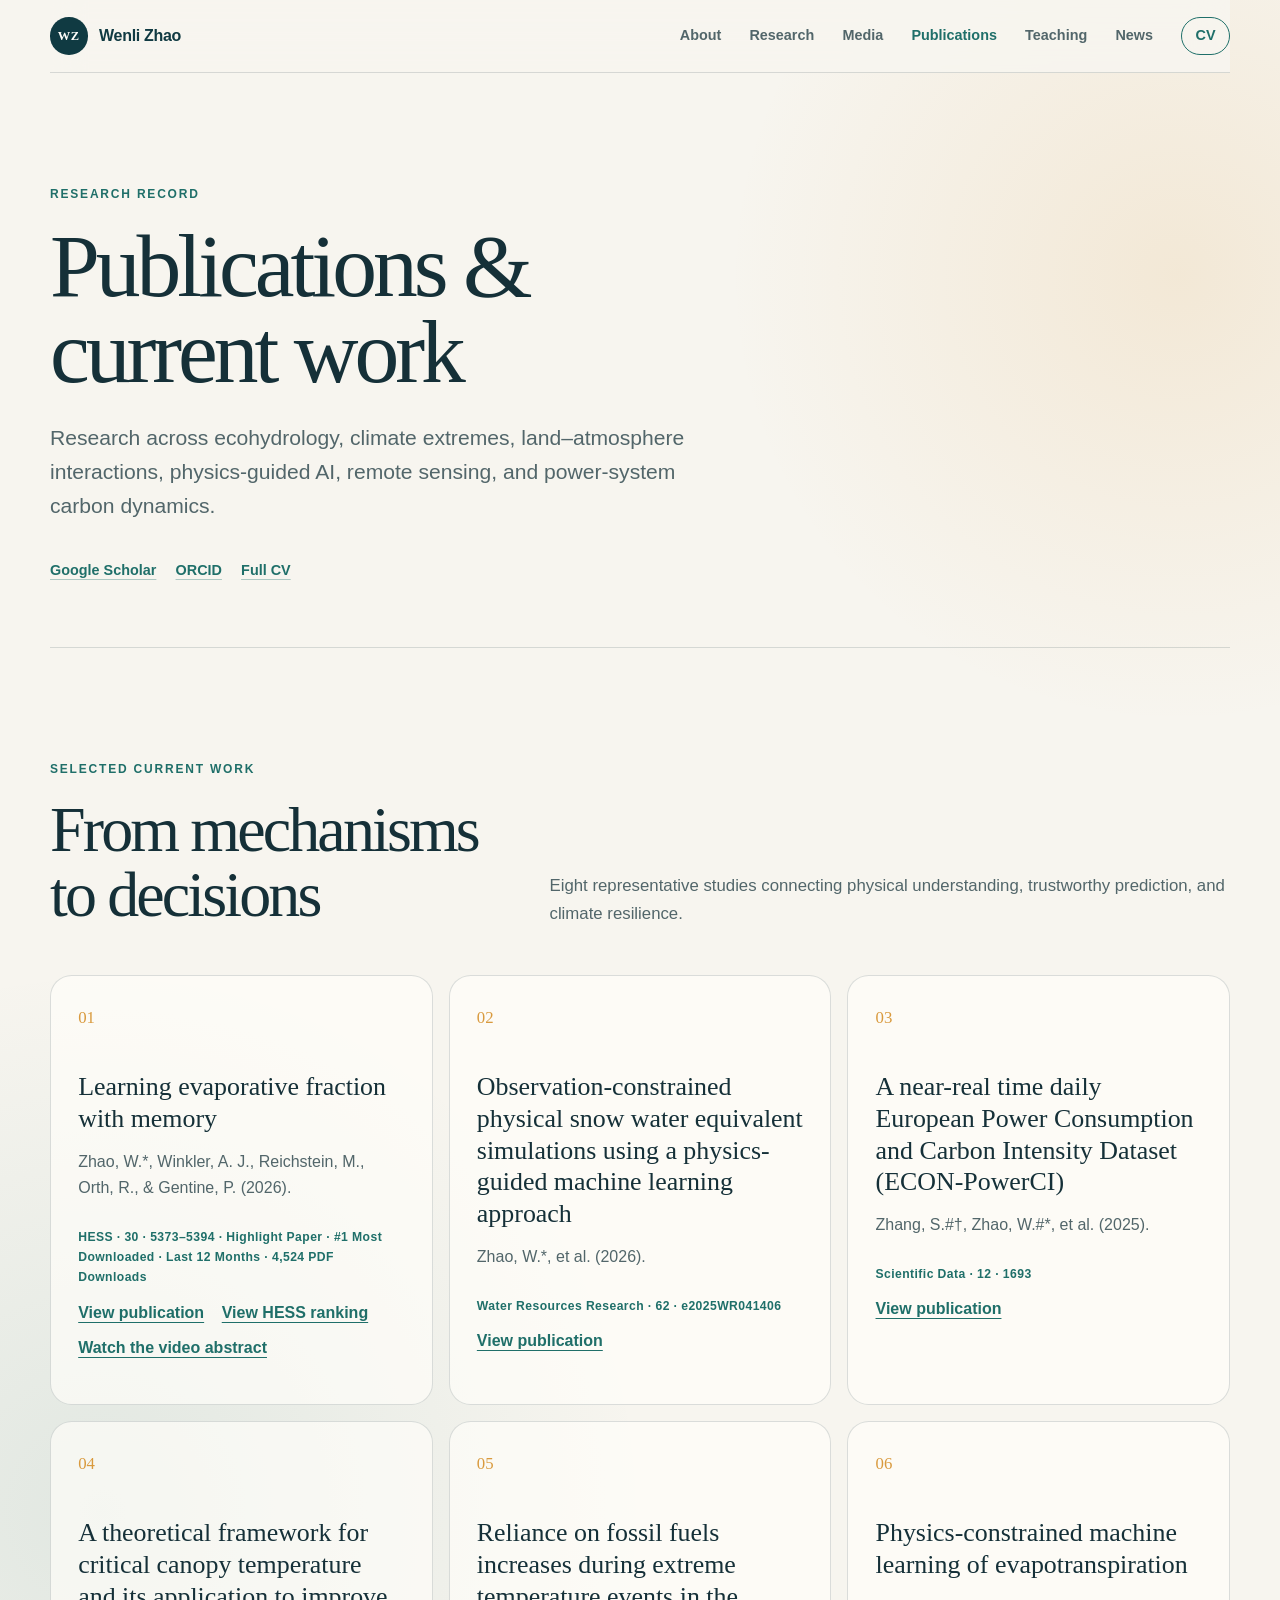
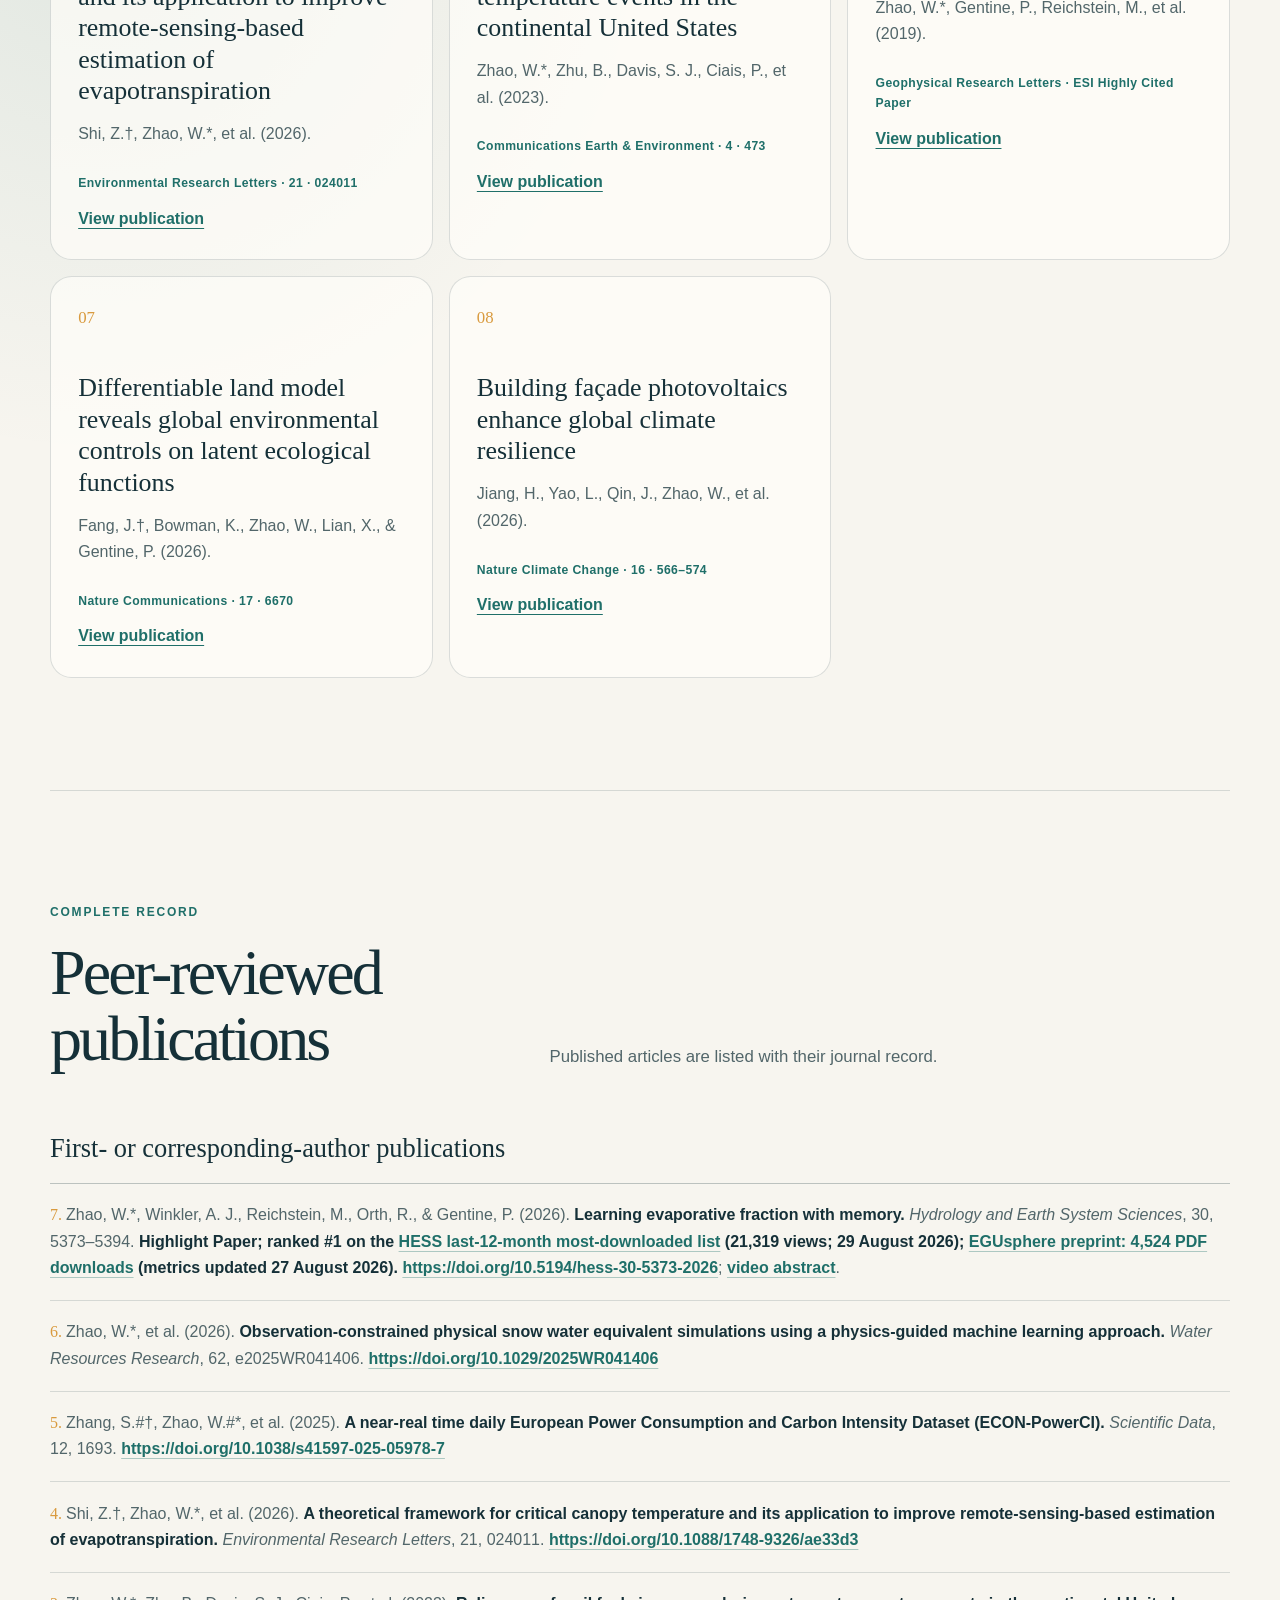
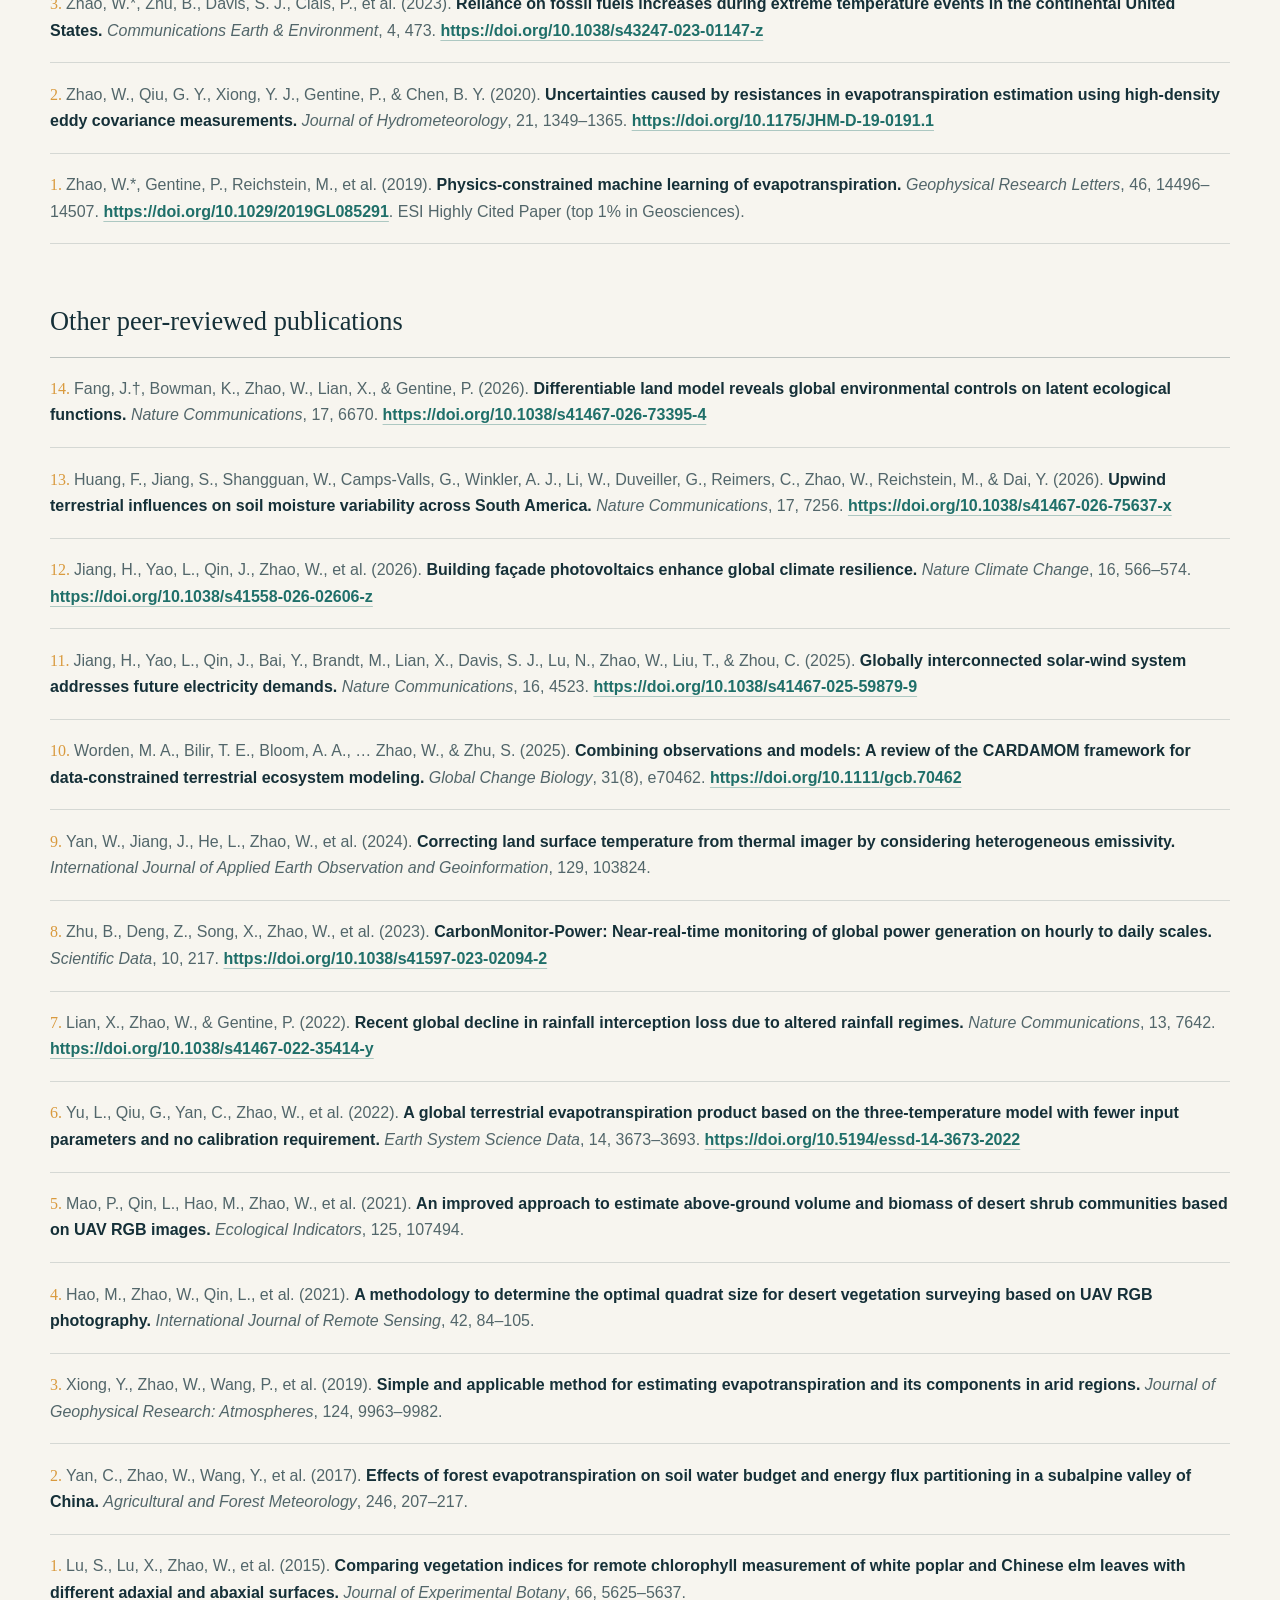
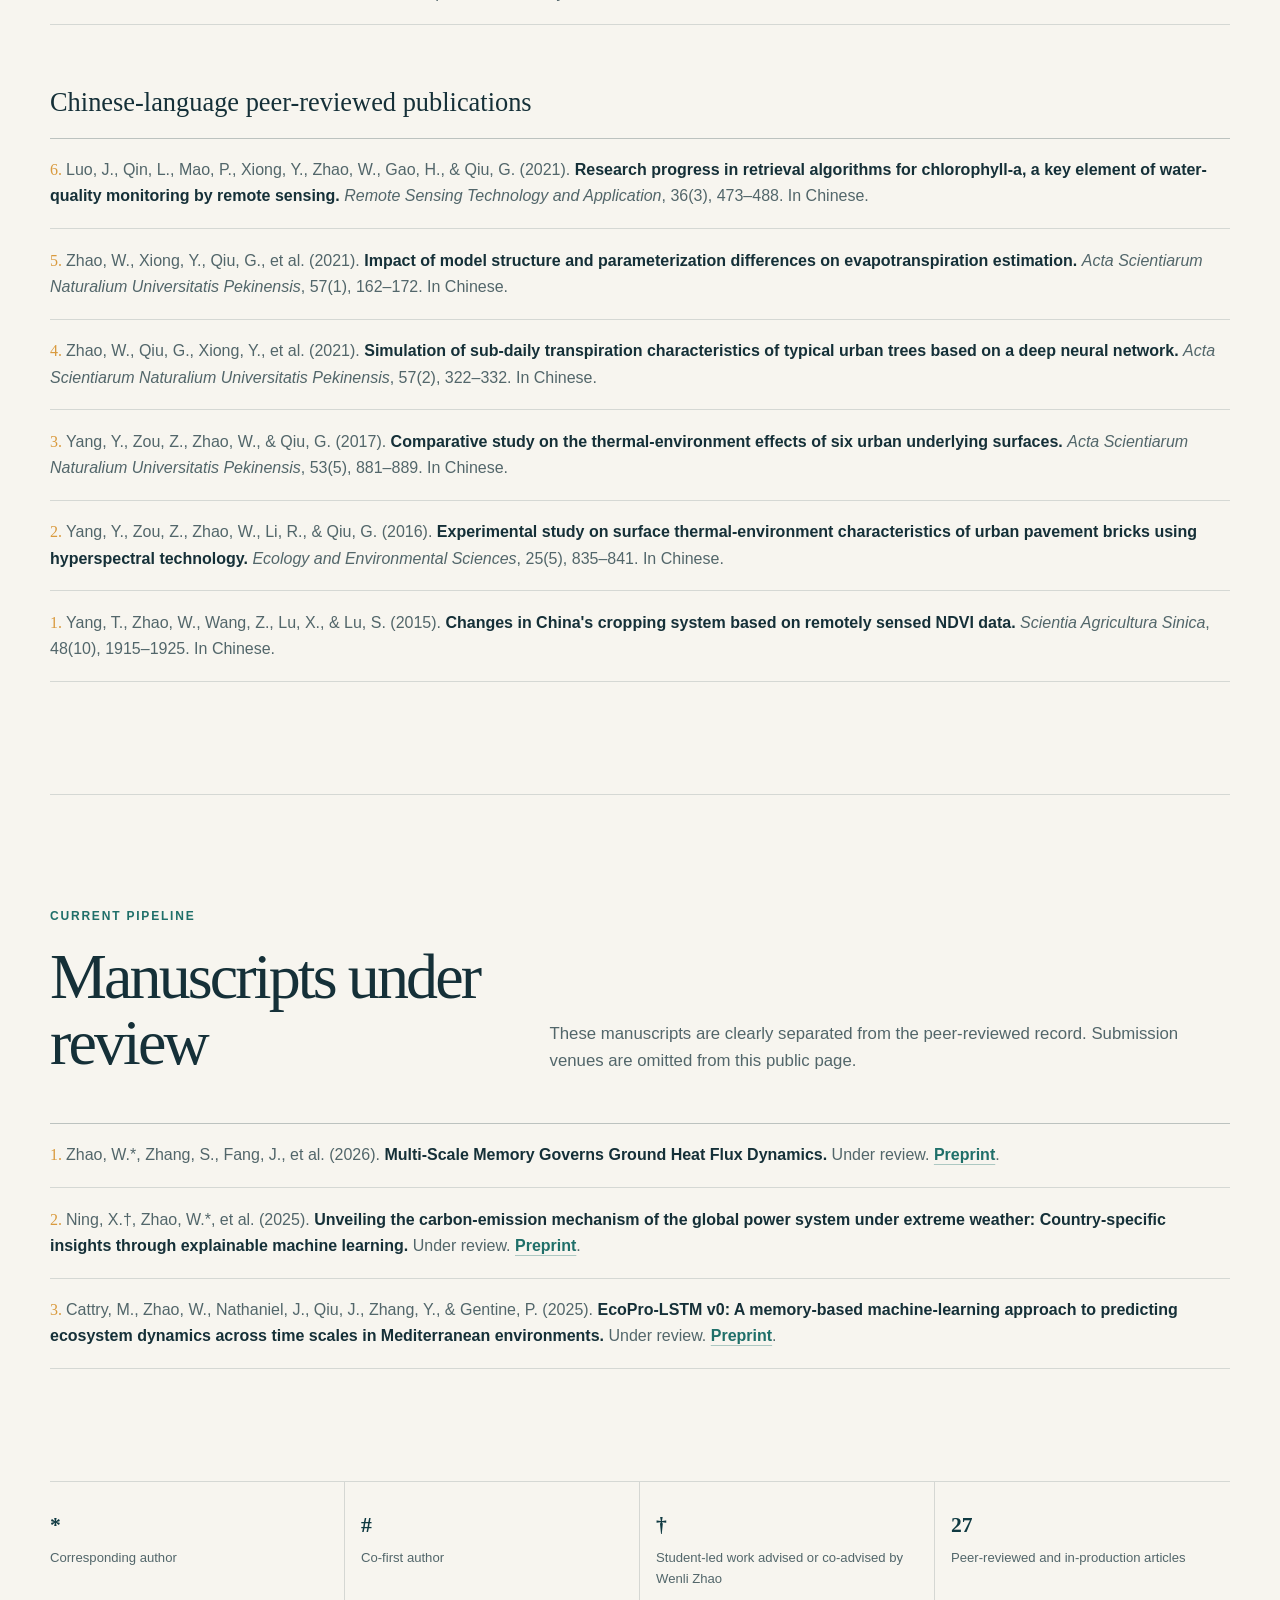
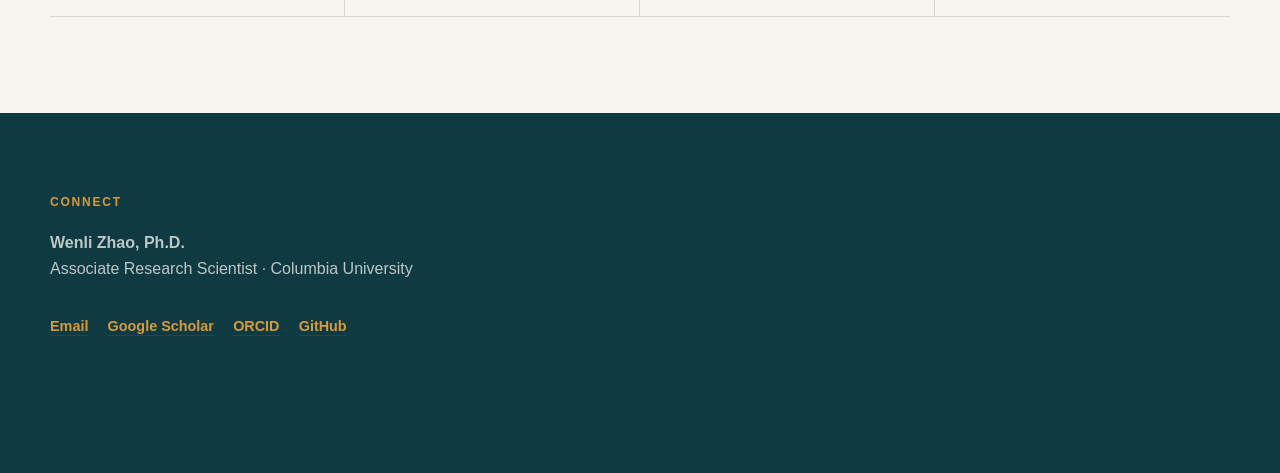
<file: publications.html>
<!doctype html>
<html lang="en">
<head>
  <meta charset="utf-8">
  <meta name="viewport" content="width=device-width, initial-scale=1">
  <title>Publications | Wenli Zhao</title>
  <meta name="description" content="Peer-reviewed publications and current manuscripts by Wenli Zhao in Earth system science, ecohydrology, physics-guided AI, and climate-energy research.">
  <meta name="theme-color" content="#103a42">
  <meta name="analytics-endpoint" content="https://wenli-site-api.wenlizhao.workers.dev">
  <meta property="og:type" content="website">
  <meta property="og:title" content="Publications | Wenli Zhao">
  <meta property="og:description" content="Peer-reviewed publications and current work in Earth system science, physics-guided AI, and climate-energy research.">
  <meta property="og:url" content="https://zhaowilliam.github.io/publications.html">
  <meta property="og:image" content="https://zhaowilliam.github.io/assets/images/earth-systems-og.jpg">
  <meta name="twitter:card" content="summary_large_image">
  <link rel="canonical" href="https://zhaowilliam.github.io/publications.html">
  <link rel="icon" href="assets/favicon.svg" type="image/svg+xml">
  <link rel="stylesheet" href="assets/site.css?v=0f12693-restored">
  <script src="assets/navigation.js" defer></script>
  <script src="assets/site.js" defer></script>
</head>
<body data-analytics-page="publications">
  <a class="skip-link" href="#main">Skip to content</a>

  <header class="site-header">
    <a class="wordmark" href="index.html#top" aria-label="Wenli Zhao home">
      <span class="wordmark-mark" aria-hidden="true">WZ</span>
      <span>Wenli Zhao</span>
    </a>
    <button class="nav-toggle" type="button" aria-expanded="false" aria-controls="primary-navigation">
      <span class="nav-toggle-icon" aria-hidden="true"></span>
      <span>Menu</span>
    </button>
    <nav class="site-nav" id="primary-navigation" aria-label="Primary navigation">
      <a href="index.html#about">About</a>
      <a href="index.html#research">Research</a>
      <a href="index.html#videos">Media</a>
      <a href="publications.html" aria-current="page">Publications</a>
      <a href="index.html#teaching">Teaching</a>
      <a href="index.html#news">News</a>
      <a class="nav-cv" href="assets/documents/Wenli_Zhao_CV.pdf" data-analytics-event="cv_download" data-analytics-target="publications-header">CV</a>
    </nav>
  </header>

  <main id="main">
    <section class="section" aria-labelledby="publications-title">
      <p class="eyebrow">Research record</p>
      <h1 id="publications-title">Publications &amp; current work</h1>
      <p class="hero-lede">
        Research across ecohydrology, climate extremes, land–atmosphere interactions,
        physics-guided AI, remote sensing, and power-system carbon dynamics.
      </p>
      <div class="profile-links" aria-label="Publication profiles and downloads">
        <a href="https://scholar.google.com/citations?user=JUkXETsAAAAJ&amp;hl=en">Google Scholar</a>
        <a href="https://orcid.org/0000-0001-6152-1692">ORCID</a>
        <a href="assets/documents/Wenli_Zhao_CV.pdf" data-analytics-event="cv_download" data-analytics-target="publications-intro">Full CV</a>
      </div>
    </section>

    <section class="section" aria-labelledby="selected-work-title">
      <div class="section-heading">
        <p class="eyebrow">Selected current work</p>
        <h2 id="selected-work-title">From mechanisms to decisions</h2>
        <p>Eight representative studies connecting physical understanding, trustworthy prediction, and climate resilience.</p>
      </div>

      <div class="research-grid">
        <article class="research-card">
          <span class="card-index">01</span>
          <h3>Learning evaporative fraction with memory</h3>
          <p>Zhao, W.*, Winkler, A. J., Reichstein, M., Orth, R., &amp; Gentine, P. (2026).</p>
          <p class="card-tags">HESS · 30 · 5373–5394 · Highlight Paper · #1 Most Downloaded · Last 12 Months · 4,524 PDF Downloads</p>
          <p class="media-links"><a href="https://doi.org/10.5194/hess-30-5373-2026">View publication</a><a href="https://hess.copernicus.org/most_downloaded_recent.html" target="_blank" rel="noopener">View HESS ranking</a><a href="https://doi.org/10.5446/73776" target="_blank" rel="noopener" data-counter="zhaowilliam.hess-video.doi.live.2026" data-analytics-event="video_doi_click" data-analytics-target="publications-featured">Watch the video abstract</a></p>
        </article>

        <article class="research-card">
          <span class="card-index">02</span>
          <h3>Observation-constrained physical snow water equivalent simulations using a physics-guided machine learning approach</h3>
          <p>Zhao, W.*, et al. (2026).</p>
          <p class="card-tags">Water Resources Research · 62 · e2025WR041406</p>
          <a href="https://doi.org/10.1029/2025WR041406">View publication</a>
        </article>

        <article class="research-card">
          <span class="card-index">03</span>
          <h3>A near-real time daily European Power Consumption and Carbon Intensity Dataset (ECON-PowerCI)</h3>
          <p>Zhang, S.#†, Zhao, W.#*, et al. (2025).</p>
          <p class="card-tags">Scientific Data · 12 · 1693</p>
          <a href="https://doi.org/10.1038/s41597-025-05978-7">View publication</a>
        </article>

        <article class="research-card">
          <span class="card-index">04</span>
          <h3>A theoretical framework for critical canopy temperature and its application to improve remote-sensing-based estimation of evapotranspiration</h3>
          <p>Shi, Z.†, Zhao, W.*, et al. (2026).</p>
          <p class="card-tags">Environmental Research Letters · 21 · 024011</p>
          <a href="https://doi.org/10.1088/1748-9326/ae33d3">View publication</a>
        </article>

        <article class="research-card">
          <span class="card-index">05</span>
          <h3>Reliance on fossil fuels increases during extreme temperature events in the continental United States</h3>
          <p>Zhao, W.*, Zhu, B., Davis, S. J., Ciais, P., et al. (2023).</p>
          <p class="card-tags">Communications Earth &amp; Environment · 4 · 473</p>
          <a href="https://doi.org/10.1038/s43247-023-01147-z">View publication</a>
        </article>

        <article class="research-card">
          <span class="card-index">06</span>
          <h3>Physics-constrained machine learning of evapotranspiration</h3>
          <p>Zhao, W.*, Gentine, P., Reichstein, M., et al. (2019).</p>
          <p class="card-tags">Geophysical Research Letters · ESI Highly Cited Paper</p>
          <a href="https://doi.org/10.1029/2019GL085291">View publication</a>
        </article>

        <article class="research-card">
          <span class="card-index">07</span>
          <h3>Differentiable land model reveals global environmental controls on latent ecological functions</h3>
          <p>Fang, J.†, Bowman, K., Zhao, W., Lian, X., &amp; Gentine, P. (2026).</p>
          <p class="card-tags">Nature Communications · 17 · 6670</p>
          <a href="https://doi.org/10.1038/s41467-026-73395-4">View publication</a>
        </article>

        <article class="research-card">
          <span class="card-index">08</span>
          <h3>Building façade photovoltaics enhance global climate resilience</h3>
          <p>Jiang, H., Yao, L., Qin, J., Zhao, W., et al. (2026).</p>
          <p class="card-tags">Nature Climate Change · 16 · 566–574</p>
          <a href="https://doi.org/10.1038/s41558-026-02606-z">View publication</a>
        </article>
      </div>
    </section>

    <section class="section" aria-labelledby="peer-reviewed-title">
      <div class="section-heading">
        <p class="eyebrow">Complete record</p>
        <h2 id="peer-reviewed-title">Peer-reviewed publications</h2>
        <p>Published articles are listed with their journal record.</p>
      </div>

      <h3>First- or corresponding-author publications</h3>
      <ol reversed>
        <li>
          Zhao, W.*, Winkler, A. J., Reichstein, M., Orth, R., &amp; Gentine, P. (2026).
          <strong>Learning evaporative fraction with memory.</strong>
          <em>Hydrology and Earth System Sciences</em>, 30, 5373–5394. <strong>Highlight Paper; ranked #1 on the <a href="https://hess.copernicus.org/most_downloaded_recent.html" target="_blank" rel="noopener">HESS last-12-month most-downloaded list</a> (21,319 views; 29 August 2026); <a href="https://egusphere.copernicus.org/preprints/2025/egusphere-2025-4082/#metrics" target="_blank" rel="noopener">EGUsphere preprint: 4,524 PDF downloads</a> (metrics updated 27 August 2026).</strong>
          <a href="https://doi.org/10.5194/hess-30-5373-2026">https://doi.org/10.5194/hess-30-5373-2026</a>;
          <a href="https://doi.org/10.5446/73776" target="_blank" rel="noopener" data-counter="zhaowilliam.hess-video.doi.live.2026" data-analytics-event="video_doi_click" data-analytics-target="publications-full-list">video abstract</a>.
        </li>
        <li>
          Zhao, W.*, et al. (2026).
          <strong>Observation-constrained physical snow water equivalent simulations using a physics-guided machine learning approach.</strong>
          <em>Water Resources Research</em>, 62, e2025WR041406.
          <a href="https://doi.org/10.1029/2025WR041406">https://doi.org/10.1029/2025WR041406</a>
        </li>
        <li>
          Zhang, S.#†, Zhao, W.#*, et al. (2025).
          <strong>A near-real time daily European Power Consumption and Carbon Intensity Dataset (ECON-PowerCI).</strong>
          <em>Scientific Data</em>, 12, 1693.
          <a href="https://doi.org/10.1038/s41597-025-05978-7">https://doi.org/10.1038/s41597-025-05978-7</a>
        </li>
        <li>
          Shi, Z.†, Zhao, W.*, et al. (2026).
          <strong>A theoretical framework for critical canopy temperature and its application to improve remote-sensing-based estimation of evapotranspiration.</strong>
          <em>Environmental Research Letters</em>, 21, 024011.
          <a href="https://doi.org/10.1088/1748-9326/ae33d3">https://doi.org/10.1088/1748-9326/ae33d3</a>
        </li>
        <li>
          Zhao, W.*, Zhu, B., Davis, S. J., Ciais, P., et al. (2023).
          <strong>Reliance on fossil fuels increases during extreme temperature events in the continental United States.</strong>
          <em>Communications Earth &amp; Environment</em>, 4, 473.
          <a href="https://doi.org/10.1038/s43247-023-01147-z">https://doi.org/10.1038/s43247-023-01147-z</a>
        </li>
        <li>
          Zhao, W., Qiu, G. Y., Xiong, Y. J., Gentine, P., &amp; Chen, B. Y. (2020).
          <strong>Uncertainties caused by resistances in evapotranspiration estimation using high-density eddy covariance measurements.</strong>
          <em>Journal of Hydrometeorology</em>, 21, 1349–1365.
          <a href="https://doi.org/10.1175/JHM-D-19-0191.1">https://doi.org/10.1175/JHM-D-19-0191.1</a>
        </li>
        <li>
          Zhao, W.*, Gentine, P., Reichstein, M., et al. (2019).
          <strong>Physics-constrained machine learning of evapotranspiration.</strong>
          <em>Geophysical Research Letters</em>, 46, 14496–14507.
          <a href="https://doi.org/10.1029/2019GL085291">https://doi.org/10.1029/2019GL085291</a>.
          ESI Highly Cited Paper (top 1% in Geosciences).
        </li>
      </ol>

      <h3>Other peer-reviewed publications</h3>
      <ol reversed>
        <li>
          Fang, J.†, Bowman, K., Zhao, W., Lian, X., &amp; Gentine, P. (2026).
          <strong>Differentiable land model reveals global environmental controls on latent ecological functions.</strong>
          <em>Nature Communications</em>, 17, 6670.
          <a href="https://doi.org/10.1038/s41467-026-73395-4">https://doi.org/10.1038/s41467-026-73395-4</a>
        </li>
        <li>
          Huang, F., Jiang, S., Shangguan, W., Camps-Valls, G., Winkler, A. J., Li, W., Duveiller, G., Reimers, C., Zhao, W., Reichstein, M., &amp; Dai, Y. (2026).
          <strong>Upwind terrestrial influences on soil moisture variability across South America.</strong>
          <em>Nature Communications</em>, 17, 7256.
          <a href="https://doi.org/10.1038/s41467-026-75637-x">https://doi.org/10.1038/s41467-026-75637-x</a>
        </li>
        <li>
          Jiang, H., Yao, L., Qin, J., Zhao, W., et al. (2026).
          <strong>Building façade photovoltaics enhance global climate resilience.</strong>
          <em>Nature Climate Change</em>, 16, 566–574.
          <a href="https://doi.org/10.1038/s41558-026-02606-z">https://doi.org/10.1038/s41558-026-02606-z</a>
        </li>
        <li>
          Jiang, H., Yao, L., Qin, J., Bai, Y., Brandt, M., Lian, X., Davis, S. J., Lu, N., Zhao, W., Liu, T., &amp; Zhou, C. (2025).
          <strong>Globally interconnected solar-wind system addresses future electricity demands.</strong>
          <em>Nature Communications</em>, 16, 4523.
          <a href="https://doi.org/10.1038/s41467-025-59879-9">https://doi.org/10.1038/s41467-025-59879-9</a>
        </li>
        <li>
          Worden, M. A., Bilir, T. E., Bloom, A. A., … Zhao, W., &amp; Zhu, S. (2025).
          <strong>Combining observations and models: A review of the CARDAMOM framework for data-constrained terrestrial ecosystem modeling.</strong>
          <em>Global Change Biology</em>, 31(8), e70462.
          <a href="https://doi.org/10.1111/gcb.70462">https://doi.org/10.1111/gcb.70462</a>
        </li>
        <li>
          Yan, W., Jiang, J., He, L., Zhao, W., et al. (2024).
          <strong>Correcting land surface temperature from thermal imager by considering heterogeneous emissivity.</strong>
          <em>International Journal of Applied Earth Observation and Geoinformation</em>, 129, 103824.
        </li>
        <li>
          Zhu, B., Deng, Z., Song, X., Zhao, W., et al. (2023).
          <strong>CarbonMonitor-Power: Near-real-time monitoring of global power generation on hourly to daily scales.</strong>
          <em>Scientific Data</em>, 10, 217.
          <a href="https://doi.org/10.1038/s41597-023-02094-2">https://doi.org/10.1038/s41597-023-02094-2</a>
        </li>
        <li>
          Lian, X., Zhao, W., &amp; Gentine, P. (2022).
          <strong>Recent global decline in rainfall interception loss due to altered rainfall regimes.</strong>
          <em>Nature Communications</em>, 13, 7642.
          <a href="https://doi.org/10.1038/s41467-022-35414-y">https://doi.org/10.1038/s41467-022-35414-y</a>
        </li>
        <li>
          Yu, L., Qiu, G., Yan, C., Zhao, W., et al. (2022).
          <strong>A global terrestrial evapotranspiration product based on the three-temperature model with fewer input parameters and no calibration requirement.</strong>
          <em>Earth System Science Data</em>, 14, 3673–3693.
          <a href="https://doi.org/10.5194/essd-14-3673-2022">https://doi.org/10.5194/essd-14-3673-2022</a>
        </li>
        <li>
          Mao, P., Qin, L., Hao, M., Zhao, W., et al. (2021).
          <strong>An improved approach to estimate above-ground volume and biomass of desert shrub communities based on UAV RGB images.</strong>
          <em>Ecological Indicators</em>, 125, 107494.
        </li>
        <li>
          Hao, M., Zhao, W., Qin, L., et al. (2021).
          <strong>A methodology to determine the optimal quadrat size for desert vegetation surveying based on UAV RGB photography.</strong>
          <em>International Journal of Remote Sensing</em>, 42, 84–105.
        </li>
        <li>
          Xiong, Y., Zhao, W., Wang, P., et al. (2019).
          <strong>Simple and applicable method for estimating evapotranspiration and its components in arid regions.</strong>
          <em>Journal of Geophysical Research: Atmospheres</em>, 124, 9963–9982.
        </li>
        <li>
          Yan, C., Zhao, W., Wang, Y., et al. (2017).
          <strong>Effects of forest evapotranspiration on soil water budget and energy flux partitioning in a subalpine valley of China.</strong>
          <em>Agricultural and Forest Meteorology</em>, 246, 207–217.
        </li>
        <li>
          Lu, S., Lu, X., Zhao, W., et al. (2015).
          <strong>Comparing vegetation indices for remote chlorophyll measurement of white poplar and Chinese elm leaves with different adaxial and abaxial surfaces.</strong>
          <em>Journal of Experimental Botany</em>, 66, 5625–5637.
        </li>
      </ol>

      <h3>Chinese-language peer-reviewed publications</h3>
      <ol reversed>
        <li>
          Luo, J., Qin, L., Mao, P., Xiong, Y., Zhao, W., Gao, H., &amp; Qiu, G. (2021).
          <strong>Research progress in retrieval algorithms for chlorophyll-a, a key element of water-quality monitoring by remote sensing.</strong>
          <em>Remote Sensing Technology and Application</em>, 36(3), 473–488. In Chinese.
        </li>
        <li>
          Zhao, W., Xiong, Y., Qiu, G., et al. (2021).
          <strong>Impact of model structure and parameterization differences on evapotranspiration estimation.</strong>
          <em>Acta Scientiarum Naturalium Universitatis Pekinensis</em>, 57(1), 162–172. In Chinese.
        </li>
        <li>
          Zhao, W., Qiu, G., Xiong, Y., et al. (2021).
          <strong>Simulation of sub-daily transpiration characteristics of typical urban trees based on a deep neural network.</strong>
          <em>Acta Scientiarum Naturalium Universitatis Pekinensis</em>, 57(2), 322–332. In Chinese.
        </li>
        <li>
          Yang, Y., Zou, Z., Zhao, W., &amp; Qiu, G. (2017).
          <strong>Comparative study on the thermal-environment effects of six urban underlying surfaces.</strong>
          <em>Acta Scientiarum Naturalium Universitatis Pekinensis</em>, 53(5), 881–889. In Chinese.
        </li>
        <li>
          Yang, Y., Zou, Z., Zhao, W., Li, R., &amp; Qiu, G. (2016).
          <strong>Experimental study on surface thermal-environment characteristics of urban pavement bricks using hyperspectral technology.</strong>
          <em>Ecology and Environmental Sciences</em>, 25(5), 835–841. In Chinese.
        </li>
        <li>
          Yang, T., Zhao, W., Wang, Z., Lu, X., &amp; Lu, S. (2015).
          <strong>Changes in China's cropping system based on remotely sensed NDVI data.</strong>
          <em>Scientia Agricultura Sinica</em>, 48(10), 1915–1925. In Chinese.
        </li>
      </ol>
    </section>

    <section class="section" aria-labelledby="under-review-title">
      <div class="section-heading">
        <p class="eyebrow">Current pipeline</p>
        <h2 id="under-review-title">Manuscripts under review</h2>
        <p>These manuscripts are clearly separated from the peer-reviewed record. Submission venues are omitted from this public page.</p>
      </div>

      <ol>
        <li>
          Zhao, W.*, Zhang, S., Fang, J., et al. (2026).
          <strong>Multi-Scale Memory Governs Ground Heat Flux Dynamics.</strong>
          Under review.
          <a href="https://doi.org/10.2139/ssrn.6852378">Preprint</a>.
        </li>
        <li>
          Ning, X.†, Zhao, W.*, et al. (2025).
          <strong>Unveiling the carbon-emission mechanism of the global power system under extreme weather: Country-specific insights through explainable machine learning.</strong>
          Under review.
          <a href="https://doi.org/10.2139/ssrn.5405302">Preprint</a>.
        </li>
        <li>
          Cattry, M., Zhao, W., Nathaniel, J., Qiu, J., Zhang, Y., &amp; Gentine, P. (2025).
          <strong>EcoPro-LSTM v0: A memory-based machine-learning approach to predicting ecosystem dynamics across time scales in Mediterranean environments.</strong>
          Under review.
          <a href="https://doi.org/10.5194/egusphere-2024-3726">Preprint</a>.
        </li>
      </ol>
    </section>

    <section class="preview-note" aria-label="Authorship notation">
      <div><strong>*</strong><span>Corresponding author</span></div>
      <div><strong>#</strong><span>Co-first author</span></div>
      <div><strong>†</strong><span>Student-led work advised or co-advised by Wenli Zhao</span></div>
      <div><strong>27</strong><span>Peer-reviewed and in-production articles</span></div>
    </section>
  </main>

  <footer class="site-footer">
    <div class="section">
      <p class="eyebrow">Connect</p>
      <p><strong>Wenli Zhao, Ph.D.</strong><br>Associate Research Scientist · Columbia University</p>
      <div class="profile-links" aria-label="Contact and profiles">
        <a href="mailto:wz2481@columbia.edu">Email</a>
        <a href="https://scholar.google.com/citations?user=JUkXETsAAAAJ&amp;hl=en">Google Scholar</a>
        <a href="https://orcid.org/0000-0001-6152-1692">ORCID</a>
        <a href="https://github.com/zhaowilliam">GitHub</a>
      </div>
    </div>
  </footer>
</body>
</html>
</file>
<file: assets/site.css>
:root {
  --ink: #153038;
  --ink-soft: #52666a;
  --paper: #f7f5ef;
  --paper-deep: #ebe7dc;
  --white: #fffefa;
  --teal: #1f6f69;
  --teal-dark: #103a42;
  --sage: #91a58d;
  --amber: #d99a3e;
  --line: rgba(21, 48, 56, 0.15);
  --line-strong: rgba(21, 48, 56, 0.26);
  --shadow: 0 24px 70px rgba(16, 58, 66, 0.13);
  --max: 1180px;
}

* { box-sizing: border-box; }

html { scroll-behavior: smooth; }

body {
  margin: 0;
  color: var(--ink);
  background:
    radial-gradient(circle at 92% 4%, rgba(217, 154, 62, 0.14), transparent 28rem),
    radial-gradient(circle at 8% 22%, rgba(31, 111, 105, 0.10), transparent 34rem),
    var(--paper);
  font-family: Inter, ui-sans-serif, -apple-system, BlinkMacSystemFont, "Segoe UI", sans-serif;
  line-height: 1.65;
  text-rendering: optimizeLegibility;
}

img { display: block; max-width: 100%; }
a { color: inherit; }

a:focus-visible,
button:focus-visible {
  outline: 3px solid rgba(217, 154, 62, 0.62);
  outline-offset: 4px;
}

.skip-link {
  position: fixed;
  left: 1rem;
  top: -5rem;
  z-index: 100;
  padding: 0.7rem 1rem;
  background: var(--white);
  border: 1px solid var(--ink);
}

.skip-link:focus { top: 1rem; }

.site-header {
  position: sticky;
  top: 0;
  z-index: 20;
  display: flex;
  align-items: center;
  justify-content: space-between;
  width: min(calc(100% - 3rem), var(--max));
  margin: 0 auto;
  padding: 1.05rem 0;
  border-bottom: 1px solid var(--line);
  background: rgba(247, 245, 239, 0.88);
  backdrop-filter: blur(16px);
}

.wordmark {
  display: inline-flex;
  flex: 0 0 auto;
  align-items: center;
  gap: 0.72rem;
  color: var(--teal-dark);
  font-weight: 760;
  text-decoration: none;
  letter-spacing: -0.02em;
}

.wordmark-mark {
  display: grid;
  width: 2.35rem;
  height: 2.35rem;
  place-items: center;
  border-radius: 50%;
  color: var(--white);
  background: var(--teal-dark);
  font-family: Georgia, serif;
  font-size: 0.78rem;
  letter-spacing: 0.06em;
}

.site-nav {
  display: flex;
  align-items: center;
  gap: clamp(0.72rem, 2.2vw, 1.8rem);
}

.nav-toggle {
  display: none;
}

.nav-toggle-icon,
.nav-toggle-icon::before,
.nav-toggle-icon::after {
  display: block;
  width: 1.15rem;
  height: 2px;
  border-radius: 999px;
  background: currentColor;
  transition: transform 160ms ease, background 160ms ease;
}

.nav-toggle-icon {
  position: relative;
}

.nav-toggle-icon::before,
.nav-toggle-icon::after {
  position: absolute;
  left: 0;
  content: "";
}

.nav-toggle-icon::before { top: -0.36rem; }
.nav-toggle-icon::after { top: 0.36rem; }

.nav-toggle[aria-expanded="true"] .nav-toggle-icon { background: transparent; }
.nav-toggle[aria-expanded="true"] .nav-toggle-icon::before { top: 0; transform: rotate(45deg); }
.nav-toggle[aria-expanded="true"] .nav-toggle-icon::after { top: 0; transform: rotate(-45deg); }

.site-nav a {
  color: var(--ink-soft);
  font-size: 0.9rem;
  font-weight: 680;
  text-decoration: none;
  white-space: nowrap;
}

.site-nav a:hover,
.site-nav a:focus-visible,
.site-nav [aria-current="page"],
.site-nav [aria-current="location"] { color: var(--teal); }

.site-nav [aria-current="location"]:not(.nav-cv) {
  text-decoration-line: underline;
  text-decoration-color: var(--amber);
  text-decoration-thickness: 2px;
  text-underline-offset: 0.45rem;
}

.site-nav .nav-cv {
  padding: 0.4rem 0.84rem;
  border: 1px solid var(--teal);
  border-radius: 999px;
  color: var(--teal);
}

main { overflow: hidden; }

.hero {
  display: grid;
  grid-template-columns: minmax(0, 1.35fr) minmax(18rem, 0.65fr);
  gap: clamp(3rem, 8vw, 7rem);
  align-items: center;
  width: min(calc(100% - 3rem), var(--max));
  min-height: 720px;
  margin: 0 auto;
  padding: 5.6rem 0 6.4rem;
}

.eyebrow {
  margin: 0 0 1.1rem;
  color: var(--teal);
  font-size: 0.75rem;
  font-weight: 820;
  letter-spacing: 0.15em;
  text-transform: uppercase;
}

h1,
h2,
h3,
p { margin-top: 0; }

h1,
h2 {
  font-family: Georgia, "Times New Roman", serif;
  font-weight: 500;
  letter-spacing: -0.045em;
}

h1 {
  max-width: 13ch;
  margin-bottom: 1.65rem;
  font-size: clamp(3.15rem, 7vw, 6.8rem);
  line-height: 0.96;
}

h1 em { color: var(--teal); font-weight: inherit; }

h2 {
  margin-bottom: 0;
  font-size: clamp(2.35rem, 5vw, 4.5rem);
  line-height: 1.02;
}

h3 { line-height: 1.22; }

.hero-lede {
  max-width: 43rem;
  margin-bottom: 2.2rem;
  color: var(--ink-soft);
  font-size: clamp(1.08rem, 1.7vw, 1.32rem);
  line-height: 1.62;
}

.hero-actions {
  display: flex;
  flex-wrap: wrap;
  gap: 0.85rem;
  margin-bottom: 2.3rem;
}

.button {
  display: inline-flex;
  align-items: center;
  justify-content: center;
  min-height: 3rem;
  padding: 0.72rem 1.25rem;
  border-radius: 999px;
  font-weight: 760;
  text-decoration: none;
  transition: transform 160ms ease, box-shadow 160ms ease, background 160ms ease;
}

.button:hover,
.button:focus-visible { transform: translateY(-2px); }

.button-primary {
  color: var(--white);
  background: var(--teal-dark);
  box-shadow: 0 10px 25px rgba(16, 58, 66, 0.18);
}

.button-primary:hover { background: var(--teal); }
.button-secondary { border: 1px solid var(--line-strong); background: rgba(255, 254, 250, 0.72); }

.profile-links {
  display: flex;
  flex-wrap: wrap;
  gap: 0.55rem 1.2rem;
}

.profile-links a,
.section-heading a,
.feature-link,
.publication-item > a,
main ol a {
  color: var(--teal);
  font-weight: 680;
  text-underline-offset: 0.24rem;
  text-decoration-color: rgba(31, 111, 105, 0.34);
}

.profile-links a { font-size: 0.9rem; }

.hero-profile {
  position: relative;
  justify-self: end;
  width: min(100%, 22rem);
}

.hero-profile::before {
  content: "";
  position: absolute;
  inset: -1.3rem 1.8rem 5.8rem -1.6rem;
  z-index: -1;
  border: 1px solid rgba(217, 154, 62, 0.56);
  border-radius: 48% 48% 2.5rem 2.5rem;
  transform: rotate(-3deg);
}

.portrait-shell {
  overflow: hidden;
  aspect-ratio: 4 / 5;
  border-radius: 48% 48% 2.5rem 2.5rem;
  box-shadow: var(--shadow);
  background: var(--paper-deep);
}

.portrait-shell img {
  width: 100%;
  height: 100%;
  object-fit: cover;
  object-position: 51% center;
}

.profile-card {
  position: relative;
  width: 92%;
  margin: -3.4rem 0 0 -2.2rem;
  padding: 1.15rem 1.3rem;
  border: 1px solid rgba(255, 255, 255, 0.75);
  border-radius: 1.1rem;
  background: rgba(255, 254, 250, 0.91);
  box-shadow: 0 15px 45px rgba(16, 58, 66, 0.12);
  backdrop-filter: blur(14px);
}

.profile-card p {
  margin: 0.1rem 0;
  color: var(--ink-soft);
  font-size: 0.84rem;
  line-height: 1.4;
}

.profile-card .profile-name {
  margin-bottom: 0.35rem;
  color: var(--teal-dark);
  font-size: 1rem;
  font-weight: 800;
}

.section {
  width: min(calc(100% - 3rem), var(--max));
  margin: 0 auto;
  padding: 7rem 0;
}

main > .section + .section { border-top: 1px solid var(--line); }

.section-heading {
  display: grid;
  grid-template-columns: 0.8fr 1.25fr;
  column-gap: 4rem;
  align-items: end;
  margin-bottom: 3rem;
}

.section-heading .eyebrow { grid-column: 1 / -1; }
.section-heading > p:last-child { margin: 0; color: var(--ink-soft); font-size: 1.05rem; }

.job-market { padding-block: 2.5rem; }

.job-market .section-heading {
  align-items: center;
  row-gap: 0.75rem;
  margin-bottom: 0;
}

.job-market .section-heading h2 {
  font-size: clamp(1.55rem, 3vw, 2.35rem);
}

.job-market .section-heading > p:last-child {
  font-size: 0.98rem;
}

.path-grid {
  display: grid;
  grid-template-columns: repeat(3, 1fr);
  border-block: 1px solid var(--line);
}

.path-item {
  min-width: 0;
  padding: 1.55rem 1.5rem 1.55rem 0;
}

.path-item + .path-item {
  padding-left: 1.5rem;
  border-left: 1px solid var(--line);
}

.path-item h3,
.research-card h3,
.feature-story h3,
.publication-item h3,
.teaching-layout h3,
.news-list h3 {
  font-family: Georgia, "Times New Roman", serif;
  font-weight: 500;
}

.path-item h3 { margin: 0.7rem 0 0.65rem; font-size: 1.45rem; }
.path-item p { margin-bottom: 0.75rem; color: var(--ink-soft); }

.research-grid {
  display: grid;
  grid-template-columns: repeat(3, 1fr);
  gap: 1rem;
}

.research-card {
  min-height: 18rem;
  padding: 1.7rem;
  border: 1px solid var(--line);
  border-radius: 1.35rem;
  background: rgba(255, 254, 250, 0.68);
  transition: transform 180ms ease, background 180ms ease;
}

.research-card:hover { transform: translateY(-4px); background: var(--white); }
.card-index { color: var(--amber); font-family: Georgia, serif; font-size: 1.05rem; }
.research-card h3 { margin: 2.5rem 0 0.9rem; font-size: 1.62rem; }
.research-card p { color: var(--ink-soft); }
.research-card > a { color: var(--teal); font-weight: 720; text-underline-offset: 0.22rem; }

.card-tags {
  margin-top: 1.6rem;
  color: var(--teal) !important;
  font-size: 0.76rem;
  font-weight: 760;
  letter-spacing: 0.035em;
}

.card-tags a { color: inherit; }

.preview-note {
  display: grid;
  grid-template-columns: repeat(4, 1fr);
  width: min(calc(100% - 3rem), var(--max));
  margin: 0 auto 2rem;
  border-block: 1px solid var(--line);
}

.preview-note div { padding: 1.6rem 1rem; border-right: 1px solid var(--line); }
.preview-note div:first-child { padding-left: 0; }
.preview-note div:last-child { border-right: 0; }
.preview-note strong,
.preview-note span { display: block; }
.preview-note strong { color: var(--teal-dark); font-family: Georgia, serif; font-size: 1.35rem; }
.preview-note span { margin-top: 0.2rem; color: var(--ink-soft); font-size: 0.82rem; }

.feature-list { border-top: 1px solid var(--line-strong); }

.feature-story {
  display: grid;
  grid-template-columns: 10.5rem minmax(0, 1fr) auto;
  gap: clamp(1.5rem, 4vw, 4rem);
  align-items: start;
  padding: 2.3rem 0;
  border-bottom: 1px solid var(--line);
}

.feature-meta { display: flex; gap: 0.8rem; color: var(--ink-soft); }
.feature-meta span { color: var(--amber); font-family: Georgia, serif; font-size: 1.4rem; }
.feature-meta p { margin: 0; font-size: 0.76rem; line-height: 1.5; text-transform: uppercase; letter-spacing: 0.06em; }
.feature-copy h3 { max-width: 25ch; margin: 0 0 1rem; font-size: clamp(1.65rem, 3vw, 2.5rem); }
.feature-copy p { max-width: 52rem; margin-bottom: 0.48rem; color: var(--ink-soft); }
.feature-link { align-self: center; white-space: nowrap; }

.ranking-snapshot { max-width: 52rem; margin: 1.25rem 0 0; }
.ranking-snapshot > a { display: block; overflow: hidden; border: 1px solid var(--line); border-radius: 0.9rem; background: var(--white); box-shadow: var(--shadow); }
.ranking-snapshot img { display: block; width: 100%; height: auto; }
.ranking-snapshot figcaption { margin-top: 0.6rem; color: var(--ink-soft); font-size: 0.75rem; line-height: 1.55; }
.ranking-snapshot figcaption a { color: var(--teal); font-weight: 680; text-underline-offset: 0.2rem; }

.media-grid {
  display: grid;
  grid-template-columns: repeat(2, minmax(0, 1fr));
  gap: 1.25rem;
}

.media-card {
  overflow: hidden;
  border: 1px solid var(--line);
  border-radius: 1.4rem;
  background: rgba(255, 254, 250, 0.72);
}

.media-frame {
  position: relative;
  overflow: hidden;
  aspect-ratio: 16 / 9;
  background: #06191d;
}

.media-frame video,
.media-frame iframe,
.video-launch,
.video-launch > img {
  width: 100%;
  height: 100%;
}

.media-frame video,
.media-frame iframe {
  display: block;
  border: 0;
  object-fit: cover;
}

.video-launch {
  position: relative;
  display: block;
  padding: 0;
  border: 0;
  color: var(--white);
  cursor: pointer;
  background: #06191d;
}

.video-launch > img {
  object-fit: cover;
  transition: transform 220ms ease, opacity 220ms ease;
}

.video-launch::after {
  content: "";
  position: absolute;
  inset: 0;
  background: linear-gradient(180deg, transparent 45%, rgba(6, 25, 29, 0.82));
}

.video-launch:hover > img,
.video-launch:focus-visible > img { transform: scale(1.025); opacity: 0.88; }

.play-mark {
  position: absolute;
  left: 50%;
  top: 50%;
  z-index: 1;
  display: grid;
  width: 4rem;
  height: 4rem;
  place-items: center;
  padding-left: 0.2rem;
  border: 1px solid rgba(255, 255, 255, 0.62);
  border-radius: 50%;
  background: rgba(16, 58, 66, 0.88);
  box-shadow: 0 12px 30px rgba(0, 0, 0, 0.24);
  transform: translate(-50%, -50%);
}

.play-label {
  position: absolute;
  left: 1.25rem;
  bottom: 1rem;
  z-index: 1;
  font-size: 0.83rem;
  font-weight: 760;
}

.media-copy { padding: 1.5rem; }
.media-copy .publication-meta { margin-bottom: 0.55rem; color: var(--teal); font-size: 0.73rem; font-weight: 760; letter-spacing: 0.045em; text-transform: uppercase; }
.media-copy h3 { margin-bottom: 0.75rem; font-family: Georgia, "Times New Roman", serif; font-size: 1.65rem; font-weight: 500; }
.media-copy > p { color: var(--ink-soft); }
.media-links { display: flex; flex-wrap: wrap; gap: 0.55rem 1.1rem; }
.media-links a,
.media-credit a { color: var(--teal); font-weight: 680; text-underline-offset: 0.22rem; }
.media-credit { margin-bottom: 0; font-size: 0.77rem; line-height: 1.55; }

.funding-band {
  position: relative;
  display: grid;
  grid-template-columns: 10rem minmax(0, 1fr);
  gap: clamp(2rem, 5vw, 5rem);
  overflow: hidden;
  padding: clamp(2rem, 5vw, 4.5rem);
  border-radius: 2rem;
  color: var(--white);
  background: var(--teal-dark);
  box-shadow: var(--shadow);
}

.funding-band::after {
  content: "";
  position: absolute;
  width: 18rem;
  height: 18rem;
  right: -5rem;
  bottom: -8rem;
  border: 1px solid rgba(255, 254, 250, 0.2);
  border-radius: 50%;
  box-shadow: 0 0 0 3rem rgba(145, 165, 141, 0.08), 0 0 0 6rem rgba(217, 154, 62, 0.06);
}

.funding-label { position: relative; z-index: 1; }
.funding-label span { color: var(--amber); font-family: Georgia, serif; font-size: 2.1rem; }
.funding-label p { margin-top: 0.45rem; color: rgba(255, 254, 250, 0.7); font-size: 0.76rem; text-transform: uppercase; letter-spacing: 0.08em; }
.funding-copy { position: relative; z-index: 1; }
.funding-copy h2 { max-width: 18ch; margin-bottom: 1.2rem; font-size: clamp(2.1rem, 4.7vw, 4rem); }
.funding-copy > p { max-width: 52rem; color: rgba(255, 254, 250, 0.76); }
.funding-details { display: flex; flex-wrap: wrap; gap: 0.5rem 1.5rem; margin: 1.7rem 0 0 !important; font-size: 0.87rem; }

.publication-list { border-top: 1px solid var(--line-strong); }

.publication-item {
  display: grid;
  grid-template-columns: 13rem minmax(0, 1fr) auto;
  gap: 1.5rem;
  align-items: start;
  padding: 1.6rem 0;
  border-bottom: 1px solid var(--line);
}

.publication-item p { margin-bottom: 0.35rem; color: var(--ink-soft); }
.publication-item h3 { margin: 0 0 0.35rem; font-size: 1.28rem; }
.publication-item .publication-meta { color: var(--teal); font-size: 0.75rem; font-weight: 760; letter-spacing: 0.045em; text-transform: uppercase; }
.publication-item > a { align-self: center; white-space: nowrap; }
.section-action { margin: 2rem 0 0; }

.teaching-layout {
  display: grid;
  grid-template-columns: 1.5fr 1fr;
  gap: 1rem;
}

.teaching-primary,
.teaching-item {
  padding: 1.8rem;
  border: 1px solid var(--line);
  border-radius: 1.3rem;
  background: rgba(255, 254, 250, 0.68);
}

.teaching-primary {
  grid-row: span 2;
  display: flex;
  flex-direction: column;
  justify-content: flex-end;
  min-height: 27rem;
  background: linear-gradient(145deg, rgba(31, 111, 105, 0.10), rgba(255, 254, 250, 0.78));
}

.teaching-layout h3 { margin: 1.8rem 0 0.8rem; font-size: 1.65rem; }
.teaching-layout p { color: var(--ink-soft); }

.news-list { border-top: 1px solid var(--line-strong); }
.news-list article { display: grid; grid-template-columns: 9rem minmax(0, 1fr); gap: 2rem; padding: 1.3rem 0; border-bottom: 1px solid var(--line); }
.news-list time { color: var(--teal); font-size: 0.78rem; font-weight: 760; letter-spacing: 0.05em; text-transform: uppercase; }
.news-list h3 { margin: 0 0 0.25rem; font-size: 1.18rem; }
.news-list p { margin: 0; color: var(--ink-soft); }

.site-footer {
  margin-top: 4rem;
  color: var(--white);
  background: var(--teal-dark);
}

.footer-inner,
.site-footer > .section {
  width: min(calc(100% - 3rem), var(--max));
  margin: 0 auto;
  padding: 5rem 0;
}

.site-footer h2 { max-width: 14ch; margin-bottom: 1rem; }
.site-footer p { max-width: 45rem; color: rgba(255, 254, 250, 0.72); }
.site-footer .eyebrow,
.site-footer .profile-links a { color: var(--amber); }
.site-footer .profile-links { margin: 2rem 0 3.4rem; }
.site-footer a { color: inherit; }

.analytics-dashboard .dashboard-intro { max-width: 48rem; color: var(--ink-soft); font-size: 1.08rem; }
.counter-grid { display: grid; grid-template-columns: repeat(2, minmax(0, 1fr)); gap: 1rem; margin-top: 3rem; }
.counter-card { min-height: 9rem; padding: 1.4rem; border: 1px solid var(--line); border-radius: 1.1rem; background: var(--white); }
.counter-card p { color: var(--ink-soft); font-weight: 720; }
.counter-card img { min-height: 20px; }
.dashboard-note { max-width: 48rem; margin-top: 3rem; padding-top: 2rem; border-top: 1px solid var(--line); }
.dashboard-note h2 { font-size: 2rem; }
.dashboard-note p { color: var(--ink-soft); }
.dashboard-note a { color: var(--teal); font-weight: 680; }
.export-form { margin-top: 1.5rem; }
.export-form label { display: block; margin-bottom: 0.45rem; color: var(--ink); font-weight: 720; }
.export-form > div { display: flex; gap: 0.75rem; align-items: center; }
.export-form input {
  width: min(100%, 28rem);
  min-height: 3rem;
  padding: 0.7rem 0.9rem;
  border: 1px solid var(--line-strong);
  border-radius: 0.7rem;
  color: var(--ink);
  background: var(--white);
  font: inherit;
}
.export-form button { flex: 0 0 auto; cursor: pointer; font: inherit; }
.export-form button.button-primary { border: 1px solid transparent; }
.export-status { min-height: 1.7rem; font-size: 0.82rem; }
.private-map {
  position: relative;
  width: 100%;
  height: clamp(20rem, 56vh, 40rem);
  min-height: 20rem;
  margin-top: 1.5rem;
  overflow: hidden;
  border: 1px solid var(--line-strong);
  border-radius: 1rem;
  background: #dbe4e6;
  font-family: Inter, sans-serif;
}
.private-map[hidden] { display: none; }
.private-map .leaflet-control-attribution {
  max-width: calc(100% - 3rem);
  font-size: 0.66rem;
}
.private-map-detail { min-height: 1.7rem; margin-top: 0.8rem; color: var(--ink-soft); font-size: 0.88rem; }
.private-map-detail[hidden] { display: none; }

/* Publications page */
main > .section:first-child:not(#about) { padding-top: 7rem; padding-bottom: 4rem; }
main > .section:first-child:not(#about) h1 { max-width: 12ch; font-size: clamp(3.3rem, 7vw, 6rem); }
main > .section > h3 { margin: 3.8rem 0 1.2rem; font-family: Georgia, serif; font-size: 1.65rem; font-weight: 500; }

main .section > ol {
  margin: 0;
  padding: 0;
  list-style-position: inside;
  border-top: 1px solid var(--line-strong);
}

main .section > ol li {
  padding: 1.15rem 0;
  border-bottom: 1px solid var(--line);
  color: var(--ink-soft);
}

main .section > ol li::marker { color: var(--amber); font-family: Georgia, serif; }
main .section > ol strong { color: var(--ink); }

@media (max-width: 900px) {
  .site-header { width: min(calc(100% - 2rem), var(--max)); }
  .site-nav { max-width: calc(100vw - 6.5rem); overflow-x: auto; padding-bottom: 0.2rem; scrollbar-width: none; }
  .site-nav::-webkit-scrollbar { display: none; }
  .site-nav a { font-size: 0.78rem; }
  .hero { grid-template-columns: 1fr; width: min(calc(100% - 2rem), var(--max)); min-height: auto; padding: 4.6rem 0 5.4rem; }
  h1 { max-width: 12ch; }
  .hero-profile { justify-self: start; width: min(84vw, 22rem); margin: 1rem 0 0 1.4rem; }
  .section { width: min(calc(100% - 2rem), var(--max)); padding: 5.5rem 0; }
  .job-market { padding-block: 2.25rem; }
  .section-heading { grid-template-columns: 1fr; row-gap: 1.25rem; }
  .research-grid { grid-template-columns: 1fr; }
  .media-grid { grid-template-columns: 1fr; }
  .research-card { min-height: auto; }
  .research-card h3 { margin-top: 1.6rem; }
  .path-grid { grid-template-columns: 1fr; }
  .path-item,
  .path-item + .path-item { padding: 1.35rem 0; border-left: 0; border-bottom: 1px solid var(--line); }
  .path-item:last-child { border-bottom: 0; }
  .feature-story { grid-template-columns: 8rem minmax(0, 1fr); }
  .feature-link { grid-column: 2; justify-self: start; }
  .funding-band { grid-template-columns: 1fr; }
  .publication-item { grid-template-columns: 9rem minmax(0, 1fr); }
  .publication-item > a { grid-column: 2; justify-self: start; }
  .teaching-layout { grid-template-columns: 1fr; }
  .teaching-primary { grid-row: auto; min-height: 20rem; }
  .preview-note { grid-template-columns: 1fr 1fr; width: min(calc(100% - 2rem), var(--max)); }
  .preview-note div:nth-child(2) { border-right: 0; }
  .preview-note div:nth-child(-n+2) { border-bottom: 1px solid var(--line); }
  .preview-note div:nth-child(odd) { padding-left: 0; }
  .footer-inner,
  .site-footer > .section { width: min(calc(100% - 2rem), var(--max)); }
}

@media (max-width: 700px) {
  .nav-toggle {
    display: inline-flex;
    min-height: 44px;
    align-items: center;
    gap: 0.5rem;
    padding: 0.48rem 0.72rem;
    border: 1px solid var(--line-strong);
    border-radius: 0.7rem;
    color: var(--teal-dark);
    background: var(--white);
    font: inherit;
    font-size: 0.84rem;
    font-weight: 700;
    cursor: pointer;
  }

  .site-nav {
    position: absolute;
    top: calc(100% + 0.5rem);
    right: 0;
    z-index: 30;
    display: none;
    width: min(18rem, calc(100vw - 2rem));
    max-width: none;
    max-height: calc(100vh - 6rem);
    overflow: auto;
    flex-direction: column;
    align-items: stretch;
    gap: 0.12rem;
    padding: 0.62rem;
    border: 1px solid var(--line);
    border-radius: 0.9rem;
    background: var(--white);
    box-shadow: var(--shadow);
    scrollbar-width: auto;
  }

  .site-nav::-webkit-scrollbar { display: initial; }
  .nav-toggle[aria-expanded="true"] + .site-nav { display: flex; }
  .site-nav a { padding: 0.62rem 0.75rem; font-size: 0.9rem; }
  .site-nav .nav-cv { margin-top: 0.2rem; text-align: center; }
}

@media (max-width: 590px) {
  .private-map {
    height: 50vh;
    min-height: 17rem;
  }

  .hero { padding-top: 3.7rem; }
  h1 { font-size: clamp(2.85rem, 14vw, 4.6rem); }
  .feature-story,
  .publication-item { grid-template-columns: 1fr; gap: 0.8rem; }
  .feature-link,
  .publication-item > a { grid-column: 1; }
  .feature-meta { align-items: baseline; }
  .funding-band { border-radius: 1.4rem; }
  .funding-details { display: grid; }
  .news-list article { grid-template-columns: 1fr; gap: 0.25rem; }
  .preview-note strong { font-size: 1.12rem; }
  .preview-note div { padding: 1.25rem 0.8rem; }
  .counter-grid { grid-template-columns: 1fr; }
  .export-form > div { align-items: stretch; flex-direction: column; }
  .export-form button { align-self: flex-start; }
}

@media (prefers-reduced-motion: reduce) {
  html { scroll-behavior: auto; }
  *, *::before, *::after { transition-duration: 0.01ms !important; }
}
</file>
